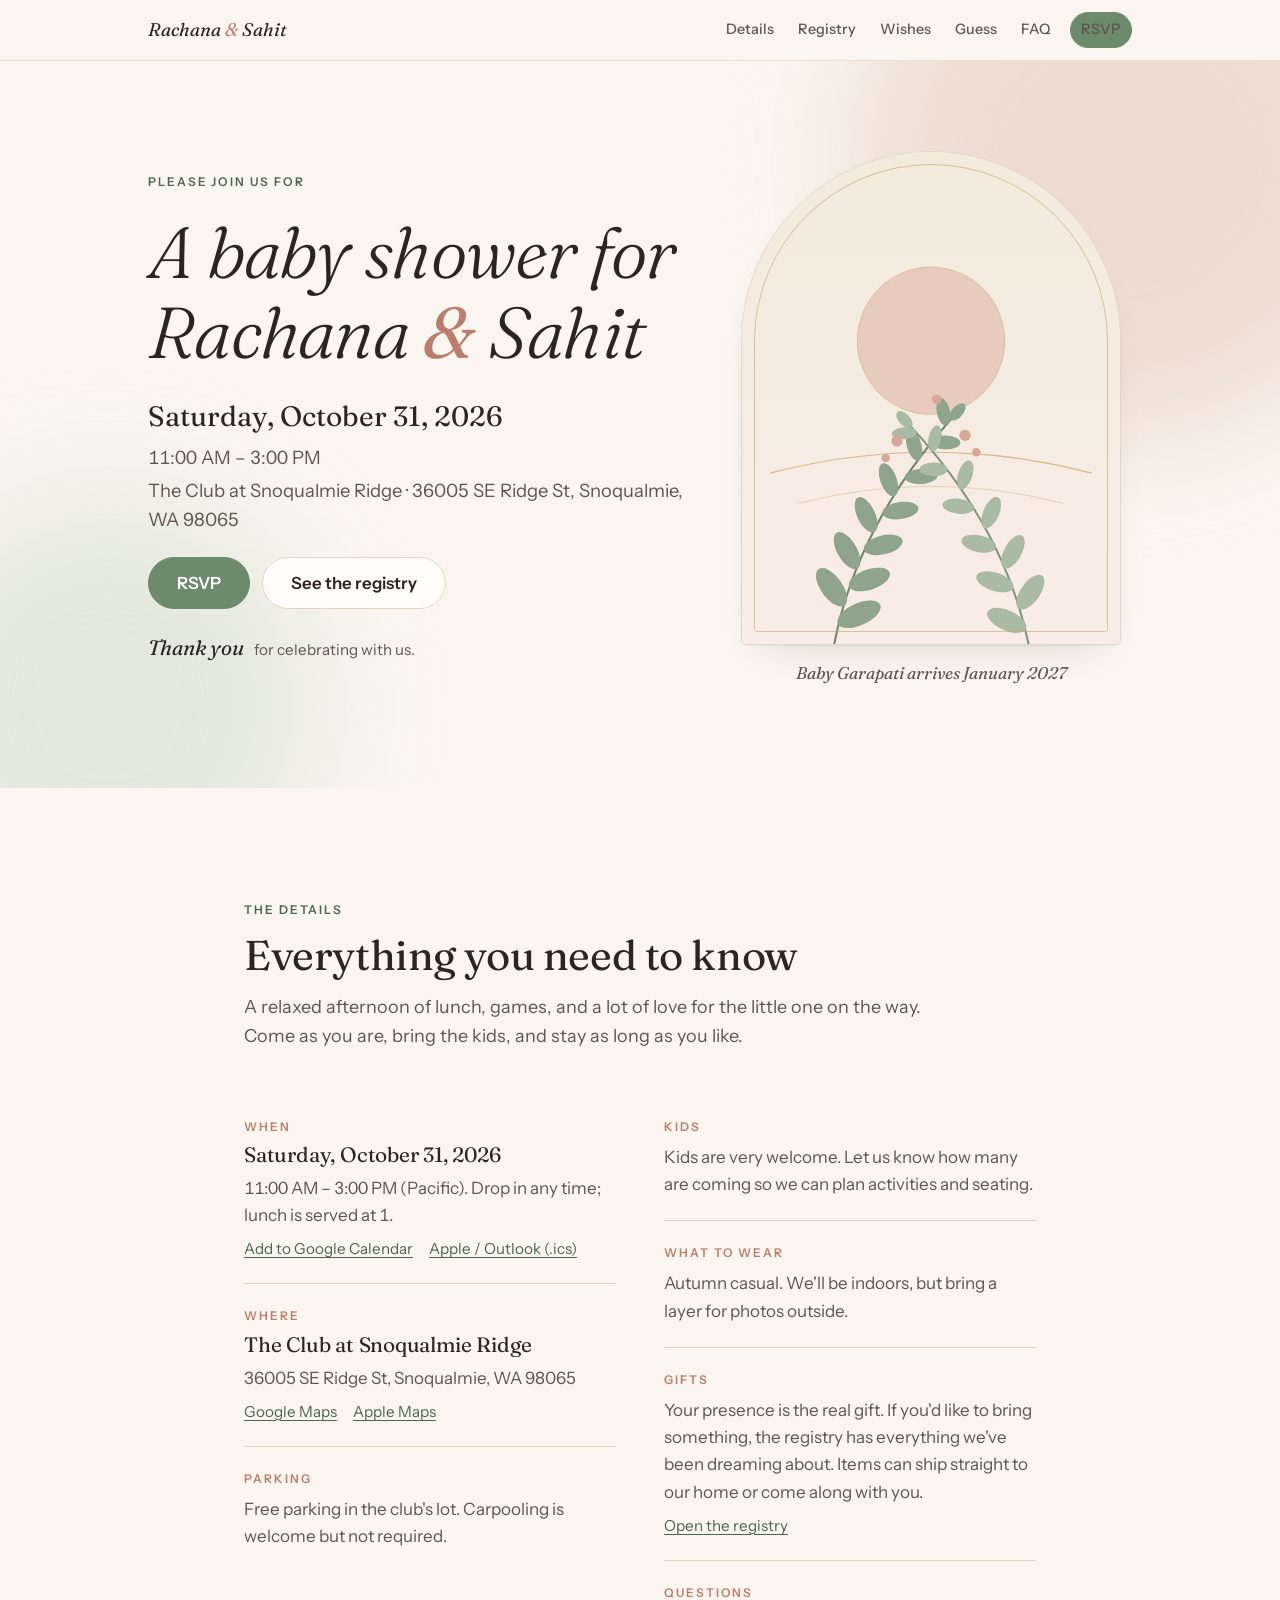
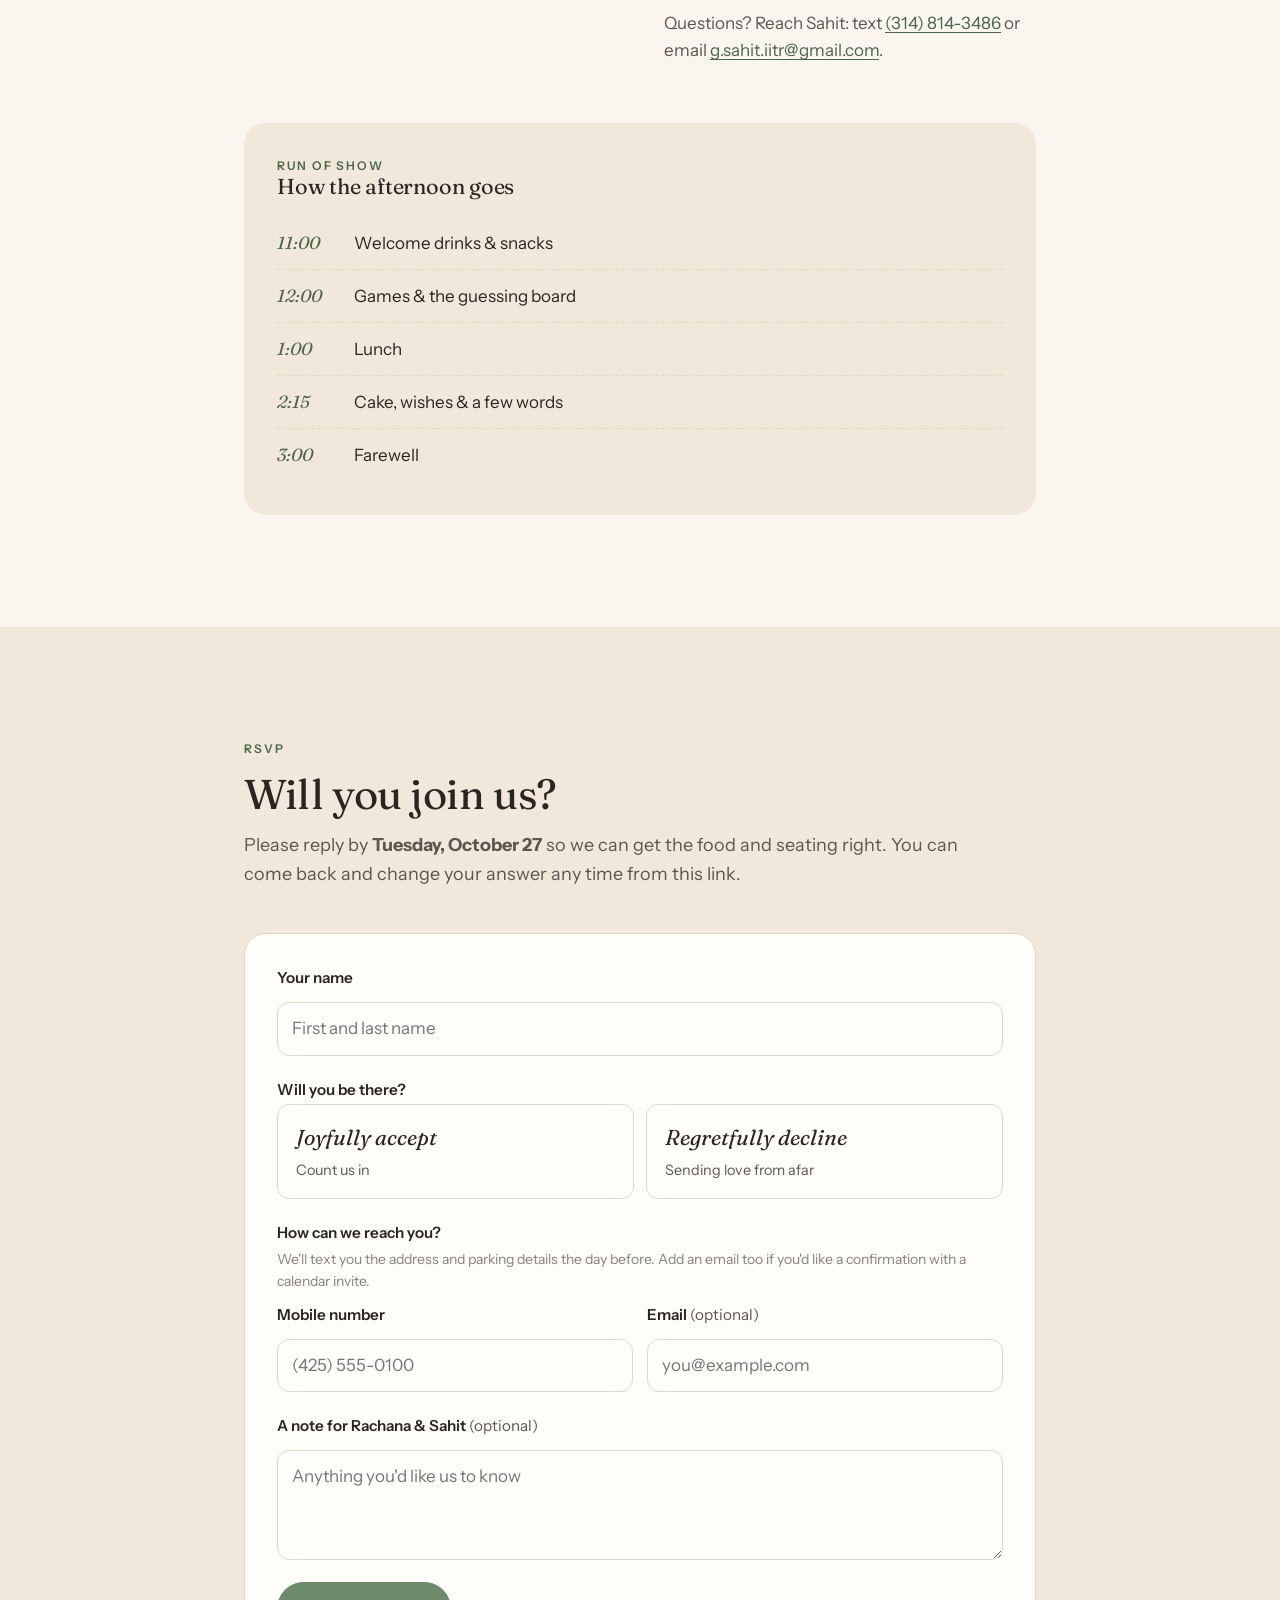
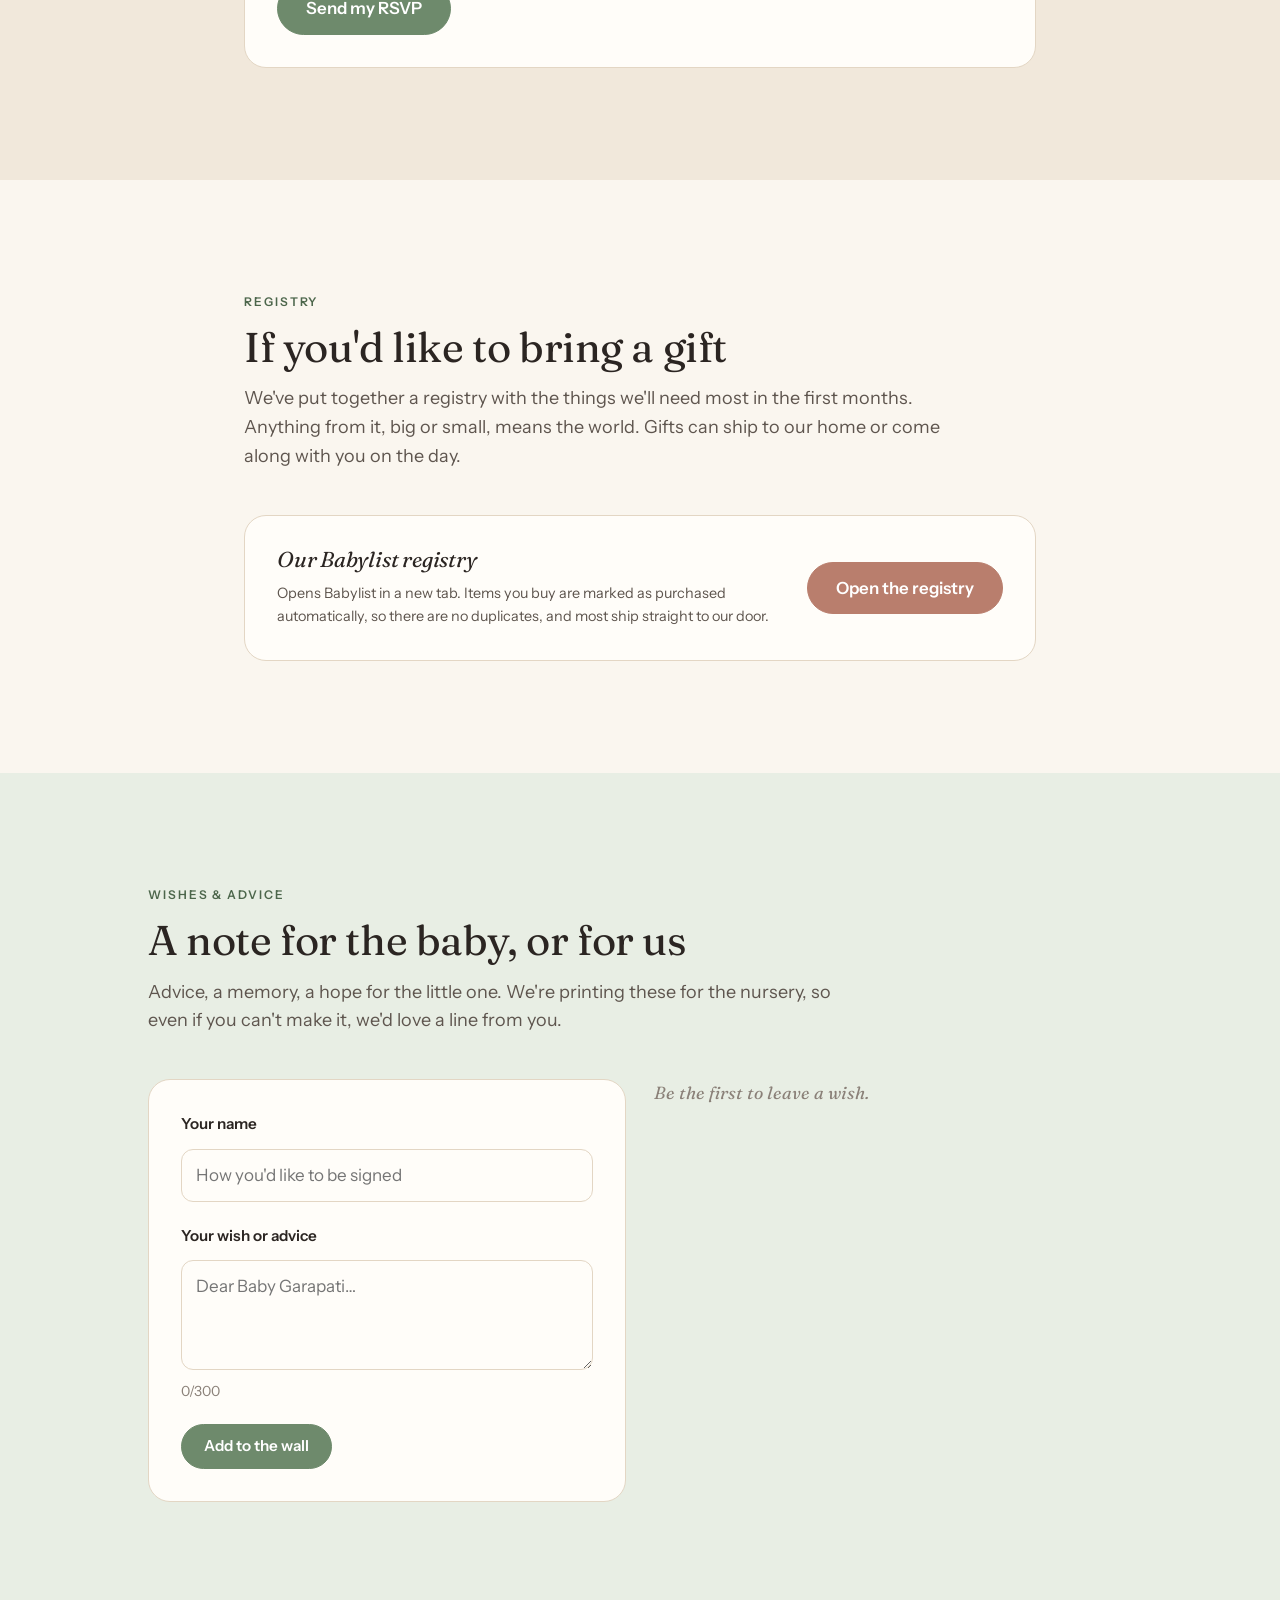
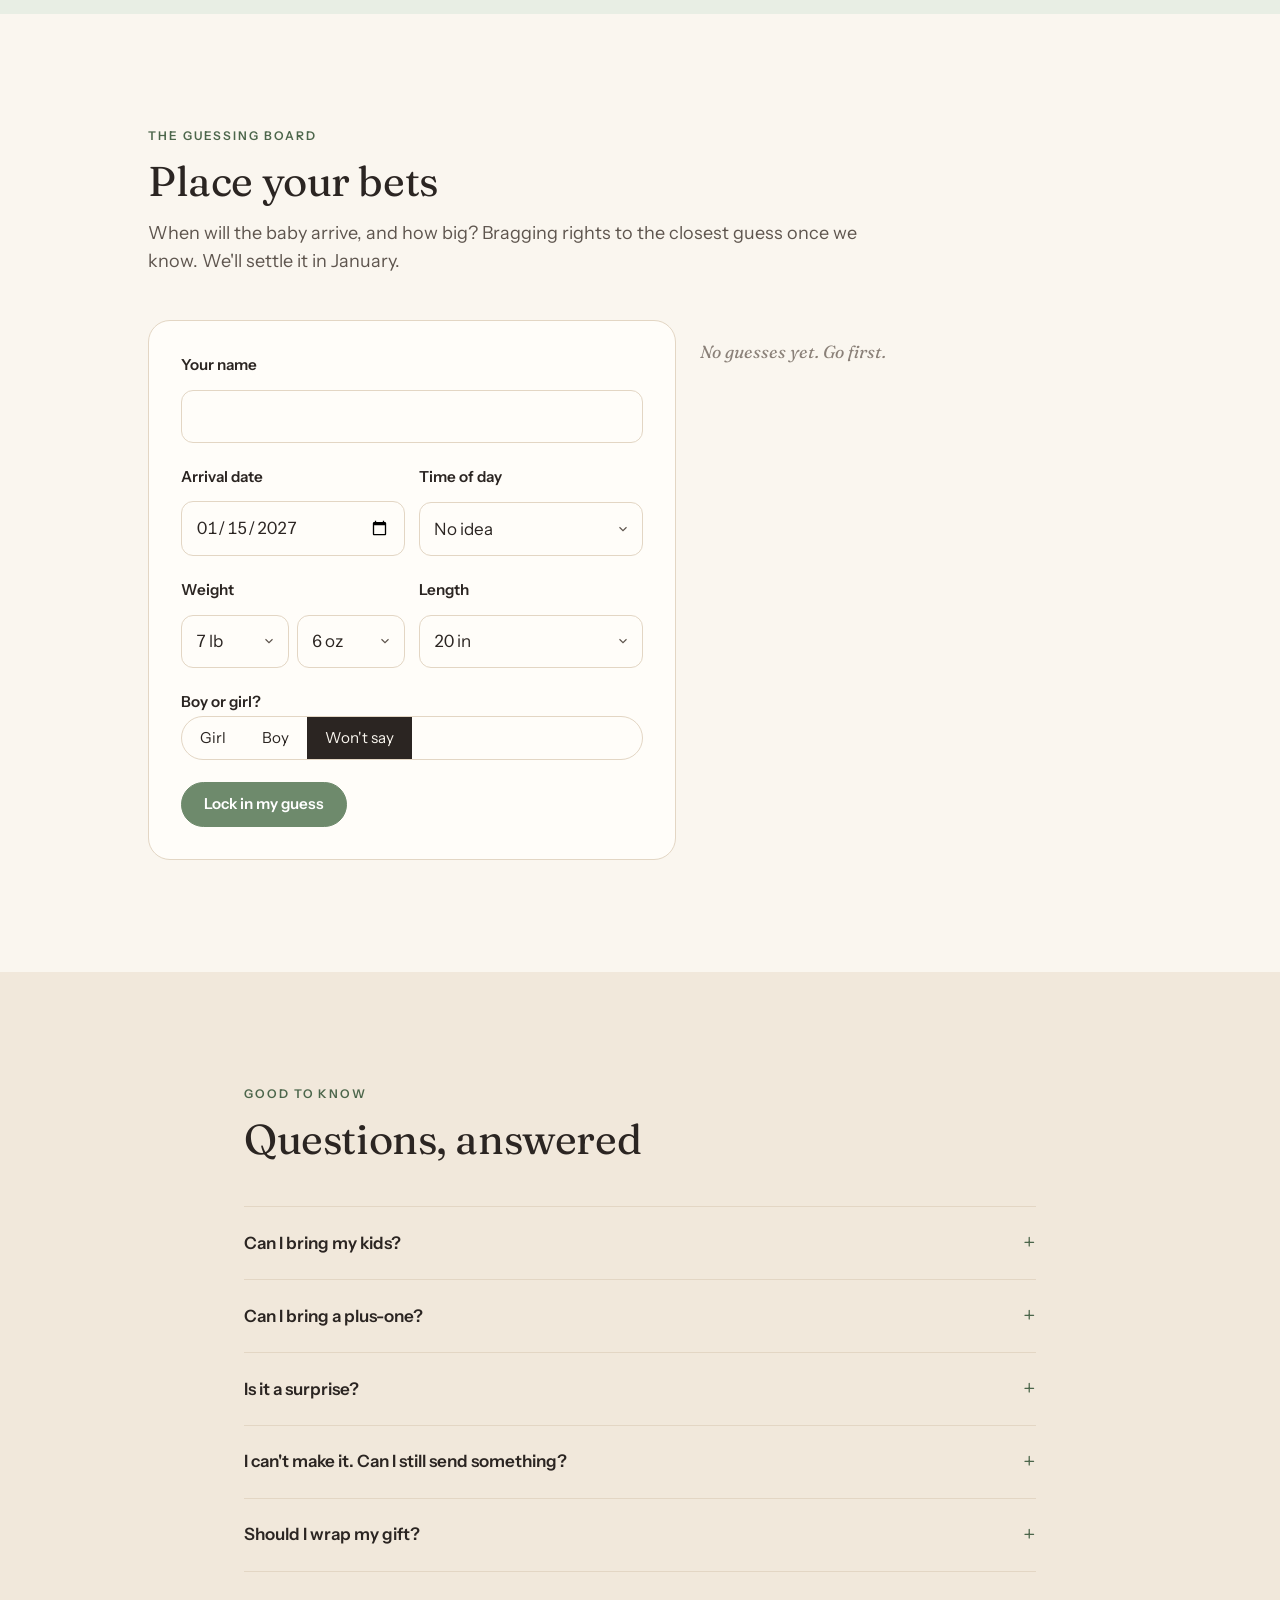
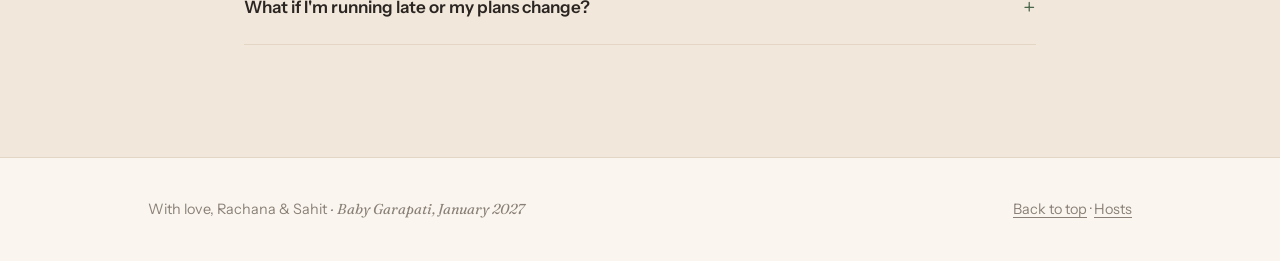
<file: index.html>
<!doctype html>
<html lang="en">
<head>
<meta charset="utf-8">
<meta name="viewport" content="width=device-width, initial-scale=1, viewport-fit=cover">
<title>Rachana & Sahit's Baby Shower</title>
<meta name="description" content="Join us Saturday, October 31, 2026 from 11 AM to 3 PM at The Club at Snoqualmie Ridge to celebrate Baby Garapati. RSVP, find the registry, and leave a wish.">
<meta property="og:type" content="website">
<meta property="og:title" content="Rachana & Sahit's Baby Shower">
<meta property="og:description" content="Saturday, October 31, 2026 · 11 AM – 3 PM · The Club at Snoqualmie Ridge. RSVP, registry, and a wish for the baby.">
<meta property="og:url" content="https://sahitg.github.io/babyshower/">
<meta property="og:image" content="https://sahitg.github.io/babyshower/assets/og.png">
<meta property="og:image:width" content="1200">
<meta property="og:image:height" content="630">
<meta name="twitter:card" content="summary_large_image">
<meta name="theme-color" content="#FAF6EF">
<link rel="icon" href="assets/favicon.svg" type="image/svg+xml">
<link rel="stylesheet" href="assets/site.css">
<script src="config.js"></script>
</head>
<body>

<header class="topbar">
  <div class="wrap">
    <a class="brand" href="#top">Rachana <span class="amp">&amp;</span> Sahit</a>
    <nav class="nav" aria-label="Sections">
      <a href="#details">Details</a>
      <a href="#registry">Registry</a>
      <a href="#wishes">Wishes</a>
      <a href="#guess">Guess</a>
      <a href="#faq">FAQ</a>
      <a class="btn btn-primary btn-sm" href="#rsvp">RSVP</a>
    </nav>
  </div>
</header>

<main>

  <!-- ============================== HERO ============================== -->
  <section class="hero" id="top">
    <div class="hero-bg" aria-hidden="true"><div class="blob b1"></div><div class="blob b2"></div></div>
    <div class="wrap">
      <div class="hero-copy">
        <div class="hero-greeting rise" id="greeting" hidden><span class="dot"></span><span id="greeting-text"></span></div>
        <p class="eyebrow rise">Please join us for</p>
        <h1 class="rise d1" id="hero-title">A baby shower for <span class="names">Rachana <span class="amp">&amp;</span> Sahit</span></h1>
        <div class="hero-when rise d2">
          <div class="date" id="hero-date">Saturday, October 31, 2026</div>
          <div class="time num" id="hero-time">11:00 AM – 3:00 PM</div>
          <div class="place" id="hero-place">The Club at Snoqualmie Ridge · Snoqualmie, WA</div>
        </div>
        <div class="hero-actions rise d3">
          <a class="btn btn-primary btn-lg" href="#rsvp" id="hero-rsvp">RSVP</a>
          <a class="btn btn-lg" href="#registry">See the registry</a>
        </div>
        <p class="hero-note rise d3"><span class="countdown" id="countdown"></span></p>
      </div>
      <div class="arch-wrap rise d2">
        <div class="arch" id="arch">
          <img id="arch-img" src="assets/illus.svg" alt="" width="400" height="520">
        </div>
        <p class="arch-caption" id="arch-caption">Baby Garapati arrives January 2027</p>
      </div>
    </div>
  </section>

  <!-- ============================== DETAILS ============================== -->
  <section class="section" id="details">
    <div class="wrap">
      <div class="col">
        <div class="section-head">
          <p class="eyebrow">The details</p>
          <h2>Everything you need to know</h2>
          <p class="lede">A relaxed afternoon of lunch, games, and a lot of love for the little one on the way. Come as you are, bring the kids, and stay as long as you like.</p>
        </div>

        <div class="details-grid">
          <div>
            <div class="detail">
              <p class="eyebrow">When</p>
              <h3 id="d-date">Saturday, October 31, 2026</h3>
              <p class="num" id="d-time">11:00 AM – 3:00 PM (Pacific). Drop in any time; lunch is served at 1.</p>
              <div class="links">
                <a href="#" id="cal-google" target="_blank" rel="noopener">Add to Google Calendar</a>
                <a href="#" id="cal-ics">Apple / Outlook (.ics)</a>
              </div>
            </div>
            <div class="detail">
              <p class="eyebrow">Where</p>
              <h3 id="d-venue">The Club at Snoqualmie Ridge</h3>
              <p id="d-address">36005 SE Ridge St, Snoqualmie, WA 98065</p>
              <div class="links" id="d-maplinks">
                <a href="https://www.google.com/maps/search/?api=1&query=The%20Club%20at%20Snoqualmie%20Ridge%2C%2036005%20SE%20Ridge%20St%2C%20Snoqualmie%2C%20WA%2098065" id="map-google" target="_blank" rel="noopener">Google Maps</a>
                <a href="https://maps.apple.com/?q=The%20Club%20at%20Snoqualmie%20Ridge%2C%2036005%20SE%20Ridge%20St%2C%20Snoqualmie%2C%20WA%2098065" id="map-apple" target="_blank" rel="noopener">Apple Maps</a>
              </div>
            </div>
            <div class="detail">
              <p class="eyebrow">Parking</p>
              <p id="d-parking">Free parking in the club's lot. Carpooling is welcome but not required.</p>
            </div>
          </div>
          <div>
            <div class="detail">
              <p class="eyebrow">Kids</p>
              <p id="d-kids">Kids are very welcome. Let us know how many are coming so we can plan activities and seating.</p>
            </div>
            <div class="detail">
              <p class="eyebrow">What to wear</p>
              <p id="d-dress">Autumn casual. We'll be indoors, but bring a layer for photos outside.</p>
            </div>
            <div class="detail">
              <p class="eyebrow">Gifts</p>
              <p id="d-gifts">Your presence is the real gift. If you'd like to bring something, the registry has everything we've been dreaming about. Items can ship straight to our home or come along with you.</p>
              <div class="links"><a href="#registry">Open the registry</a></div>
            </div>
            <div class="detail">
              <p class="eyebrow">Questions</p>
              <p id="d-contact">Questions? Text Sahit at (314) 814-3486 or email g.sahit.iitr@gmail.com.</p>
            </div>
          </div>
        </div>

        <div class="card card-tint" style="margin-top: 36px;">
          <div class="stack">
            <div>
              <p class="eyebrow">Run of show</p>
              <h3>How the afternoon goes</h3>
            </div>
            <ol class="schedule" id="schedule">
              <li><time>11:00</time><span>Welcome drinks &amp; snacks</span></li>
              <li><time>12:00</time><span>Games &amp; the guessing board</span></li>
              <li><time>1:00</time><span>Lunch</span></li>
              <li><time>2:15</time><span>Cake, wishes &amp; a few words</span></li>
              <li><time>3:00</time><span>Farewell</span></li>
            </ol>
          </div>
        </div>
      </div>
    </div>
  </section>

  <!-- ============================== RSVP ============================== -->
  <section class="section band" id="rsvp">
    <div class="wrap">
      <div class="col">
        <div class="section-head">
          <p class="eyebrow">RSVP</p>
          <h2 id="rsvp-title">Will you join us?</h2>
          <p class="lede" id="rsvp-lede">Please reply by <b id="rsvp-by">Tuesday, October 27</b> so we can get the food and seating right. You can come back and change your answer any time from this link.</p>
        </div>

        <div class="card" id="rsvp-card">
          <form class="form" id="rsvp-form" novalidate>
            <input class="hp" type="text" name="website" tabindex="-1" autocomplete="off" aria-hidden="true">

            <div class="fieldset" id="name-block">
              <label class="label" for="f-name">Your name</label>
              <input class="input" id="f-name" name="name" type="text" autocomplete="name" placeholder="First and last name" required>
              <p class="hint" id="name-hint" hidden>Not you? <button type="button" class="btn-link" id="name-change" style="background:none;border:0;padding:0;color:var(--sage-deep);text-decoration:underline;cursor:pointer;">Enter a different name</button></p>
            </div>

            <fieldset class="fieldset">
              <legend>Will you be there?</legend>
              <div class="choice">
                <label class="accept"><input type="radio" name="attending" value="yes" required><span class="t">Joyfully accept</span><span class="s">Count us in</span></label>
                <label class="decline"><input type="radio" name="attending" value="no"><span class="t">Regretfully decline</span><span class="s">Sending love from afar</span></label>
              </div>
            </fieldset>

            <div id="attending-fields" class="stack" hidden>
              <fieldset class="fieldset">
                <legend>Who's coming with you?</legend>
                <p class="hint">You're already counted. Add your partner, kids, or anyone else in your group so we can plan seating, food and activities.</p>
                <div class="party" id="party-list"></div>
                <div class="cluster">
                  <button class="btn btn-sm" type="button" id="party-add-adult">+ Partner or guest</button>
                  <button class="btn btn-sm" type="button" id="party-add-child">+ Child</button>
                </div>
                <p class="hint" id="party-summary">Just you so far.</p>
              </fieldset>

              <fieldset class="fieldset">
                <legend>Anything we should know about food?</legend>
                <div class="chips" id="diet-chips">
                  <label class="chip"><input type="checkbox" name="diet" value="Vegetarian">Vegetarian</label>
                  <label class="chip"><input type="checkbox" name="diet" value="Vegan">Vegan</label>
                  <label class="chip"><input type="checkbox" name="diet" value="Gluten-free">Gluten-free</label>
                  <label class="chip"><input type="checkbox" name="diet" value="Dairy-free">Dairy-free</label>
                  <label class="chip"><input type="checkbox" name="diet" value="Nut allergy">Nut allergy</label>
                  <label class="chip"><input type="checkbox" name="diet" value="Halal">Halal</label>
                  <label class="chip"><input type="checkbox" name="diet" value="No restrictions">No restrictions</label>
                </div>
                <input class="input" id="f-dietnote" name="dietNote" type="text" placeholder="Other allergies or preferences (optional)" maxlength="200">
              </fieldset>
            </div>

            <fieldset class="fieldset">
              <legend>How can we reach you?</legend>
              <p class="hint">We'll text you the address and parking details the day before. Add an email too if you'd like a confirmation with a calendar invite.</p>
              <div class="row">
                <div class="fieldset">
                  <label class="label" for="f-phone">Mobile number</label>
                  <input class="input" id="f-phone" name="phone" type="tel" autocomplete="tel" placeholder="(425) 555-0100" inputmode="tel" required>
                </div>
                <div class="fieldset">
                  <label class="label" for="f-email">Email <span class="muted" style="font-weight:400">(optional)</span></label>
                  <input class="input" id="f-email" name="email" type="email" autocomplete="email" placeholder="you@example.com" inputmode="email">
                </div>
              </div>
            </fieldset>

            <div class="fieldset">
              <label class="label" for="f-note">A note for Rachana &amp; Sahit <span class="muted" style="font-weight:400">(optional)</span></label>
              <textarea class="textarea" id="f-note" name="note" maxlength="500" placeholder="Anything you'd like us to know"></textarea>
            </div>

            <div class="form-actions">
              <button class="btn btn-primary btn-lg" type="submit" id="rsvp-submit">Send my RSVP</button>
              <span class="status" id="rsvp-status" aria-live="polite"></span>
            </div>
          </form>

          <div class="success" id="rsvp-success" hidden>
            <p class="eyebrow">You're all set</p>
            <h3 id="success-title">We can't wait to see you.</h3>
            <p class="muted" id="success-text"></p>
            <div class="summary" id="success-summary"></div>
            <div class="cluster" id="success-actions">
              <a class="btn btn-primary" href="#" id="success-cal-google" target="_blank" rel="noopener">Add to Google Calendar</a>
              <a class="btn" href="#" id="success-cal-ics">Apple / Outlook (.ics)</a>
              <a class="btn" href="#registry">See the registry</a>
            </div>
            <p class="small muted">Plans change? <a href="#" id="rsvp-edit">Update your RSVP</a> any time from this page.</p>
          </div>
        </div>
      </div>
    </div>
  </section>

  <!-- ============================== REGISTRY ============================== -->
  <section class="section" id="registry">
    <div class="wrap">
      <div class="col">
        <div class="section-head">
          <p class="eyebrow">Registry</p>
          <h2>If you'd like to bring a gift</h2>
          <p class="lede" id="registry-lede">We've put together a registry with the things we'll need most in the first months. Anything from it, big or small, means the world. Gifts can ship to our home or come along with you on the day.</p>
        </div>
        <div class="card registry-card" id="registry-card">
          <div class="stack" style="gap:10px">
            <h3 class="ital" id="registry-heading">Our Babylist registry</h3>
            <p class="muted small" id="registry-note">Opens Babylist in a new tab. Items you buy are marked as purchased automatically, so there are no duplicates, and most ship straight to our door.</p>
          </div>
          <div class="registry-list" id="registry-links">
            <a class="btn btn-blush btn-lg" href="https://my.babylist.com/rachana-mandru" target="_blank" rel="noopener" id="registry-link">Open our Babylist registry</a>
          </div>
        </div>
      </div>
    </div>
  </section>

  <!-- ============================== WISHES ============================== -->
  <section class="section band-sage" id="wishes">
    <div class="wrap">
      <div class="section-head col" style="margin-left:0">
        <p class="eyebrow">Wishes &amp; advice</p>
        <h2>A note for the baby, or for us</h2>
        <p class="lede">Advice, a memory, a hope for the little one. We're printing these for the nursery, so even if you can't make it, we'd love a line from you.</p>
      </div>

      <div class="grid-2" style="align-items:start; gap: 28px;">
        <div class="card">
          <form class="form" id="wish-form" novalidate>
            <input class="hp" type="text" name="website" tabindex="-1" autocomplete="off" aria-hidden="true">
            <div class="fieldset">
              <label class="label" for="w-name">Your name</label>
              <input class="input" id="w-name" name="name" type="text" autocomplete="name" placeholder="How you'd like to be signed" required>
            </div>
            <div class="fieldset">
              <label class="label" for="w-text">Your wish or advice</label>
              <textarea class="textarea" id="w-text" name="message" maxlength="300" placeholder="Dear Baby Garapati…" required></textarea>
              <p class="hint"><span id="w-count">0</span>/300</p>
            </div>
            <div class="form-actions">
              <button class="btn btn-primary" type="submit" id="wish-submit">Add to the wall</button>
              <span class="status" id="wish-status" aria-live="polite"></span>
            </div>
          </form>
        </div>
        <div>
          <div class="wall" id="wall"></div>
          <p class="wall-empty" id="wall-empty">Be the first to leave a wish.</p>
        </div>
      </div>
    </div>
  </section>

  <!-- ============================== GUESSING GAME ============================== -->
  <section class="section" id="guess">
    <div class="wrap">
      <div class="section-head col" style="margin-left:0">
        <p class="eyebrow">The guessing board</p>
        <h2>Place your bets</h2>
        <p class="lede">When will the baby arrive, and how big? Bragging rights to the closest guess once we know. We'll settle it in January.</p>
      </div>

      <div class="guess-grid">
        <div class="card">
          <form class="form" id="guess-form" novalidate>
            <input class="hp" type="text" name="website" tabindex="-1" autocomplete="off" aria-hidden="true">
            <div class="fieldset">
              <label class="label" for="g-name">Your name</label>
              <input class="input" id="g-name" name="name" type="text" autocomplete="name" required>
            </div>
            <div class="row">
              <div class="fieldset">
                <label class="label" for="g-date">Arrival date</label>
                <input class="input num" id="g-date" name="date" type="date" required>
              </div>
              <div class="fieldset">
                <label class="label" for="g-time">Time of day</label>
                <select class="select" id="g-time" name="timeOfDay">
                  <option value="">No idea</option>
                  <option>Early morning</option>
                  <option>Morning</option>
                  <option>Afternoon</option>
                  <option>Evening</option>
                  <option>Middle of the night</option>
                </select>
              </div>
            </div>
            <div class="row">
              <div class="fieldset">
                <span class="label">Weight</span>
                <div class="row" style="grid-template-columns: 1fr 1fr; gap: 8px;">
                  <select class="select num" id="g-lb" name="lb" aria-label="Pounds"></select>
                  <select class="select num" id="g-oz" name="oz" aria-label="Ounces"></select>
                </div>
              </div>
              <div class="fieldset">
                <label class="label" for="g-len">Length</label>
                <select class="select num" id="g-len" name="length"></select>
              </div>
            </div>
            <fieldset class="fieldset" id="g-sex-block">
              <legend>Boy or girl?</legend>
              <div class="seg">
                <label><input type="radio" name="sex" value="girl">Girl</label>
                <label><input type="radio" name="sex" value="boy">Boy</label>
                <label><input type="radio" name="sex" value="" checked>Won't say</label>
              </div>
            </fieldset>
            <div class="form-actions">
              <button class="btn btn-primary" type="submit" id="guess-submit">Lock in my guess</button>
              <span class="status" id="guess-status" aria-live="polite"></span>
            </div>
          </form>
        </div>
        <div class="stack">
          <div class="guess-stat" id="guess-stat" hidden>
            <span class="small muted">The crowd says</span>
            <b id="guess-stat-text"></b>
            <span class="small muted" id="guess-stat-sub"></span>
          </div>
          <div class="guess-board" id="guess-board"></div>
          <p class="wall-empty" id="guess-empty">No guesses yet. Go first.</p>
        </div>
      </div>
    </div>
  </section>

  <!-- ============================== FAQ ============================== -->
  <section class="section band" id="faq">
    <div class="wrap">
      <div class="col">
        <div class="section-head">
          <p class="eyebrow">Good to know</p>
          <h2>Questions, answered</h2>
        </div>
        <div class="faq">
          <details>
            <summary>Can I bring my kids?</summary>
            <div class="a">Absolutely. Just add them to your RSVP so we can plan activities, seating, and kid-friendly food.</div>
          </details>
          <details>
            <summary>Can I bring a plus-one?</summary>
            <div class="a">Yes. Add everyone coming with you under "Adults" in the RSVP so we have the right headcount.</div>
          </details>
          <details>
            <summary>Is it a surprise?</summary>
            <div class="a">No surprises here. Rachana knows and is very much looking forward to seeing everyone.</div>
          </details>
          <details>
            <summary>I can't make it. Can I still send something?</summary>
            <div class="a">We'll miss you. The registry ships straight to our home, and a note on the wishes wall would mean a lot; we're printing those for the nursery.</div>
          </details>
          <details>
            <summary>Should I wrap my gift?</summary>
            <div class="a">No need. A gift bag or the shipping box is perfect, and it makes the opening quicker so we spend more time with you.</div>
          </details>
          <details>
            <summary>What if I'm running late or my plans change?</summary>
            <div class="a">Come whenever you can; it's an open afternoon from 11 to 3. If your plans change, update your RSVP from the same link, or text <span id="faq-contact">Sahit</span>.</div>
          </details>
        </div>
      </div>
    </div>
  </section>

</main>

<footer class="footer">
  <div class="wrap">
    <span>With love, Rachana &amp; Sahit <span class="serif ital">· Baby Garapati, January 2027</span></span>
    <span><a href="#top">Back to top</a> · <a href="host.html">Hosts</a></span>
  </div>
</footer>

<div class="toast" id="toast" role="status" aria-live="polite"></div>
<script src="assets/site.js"></script>
</body>
</html>
</file>
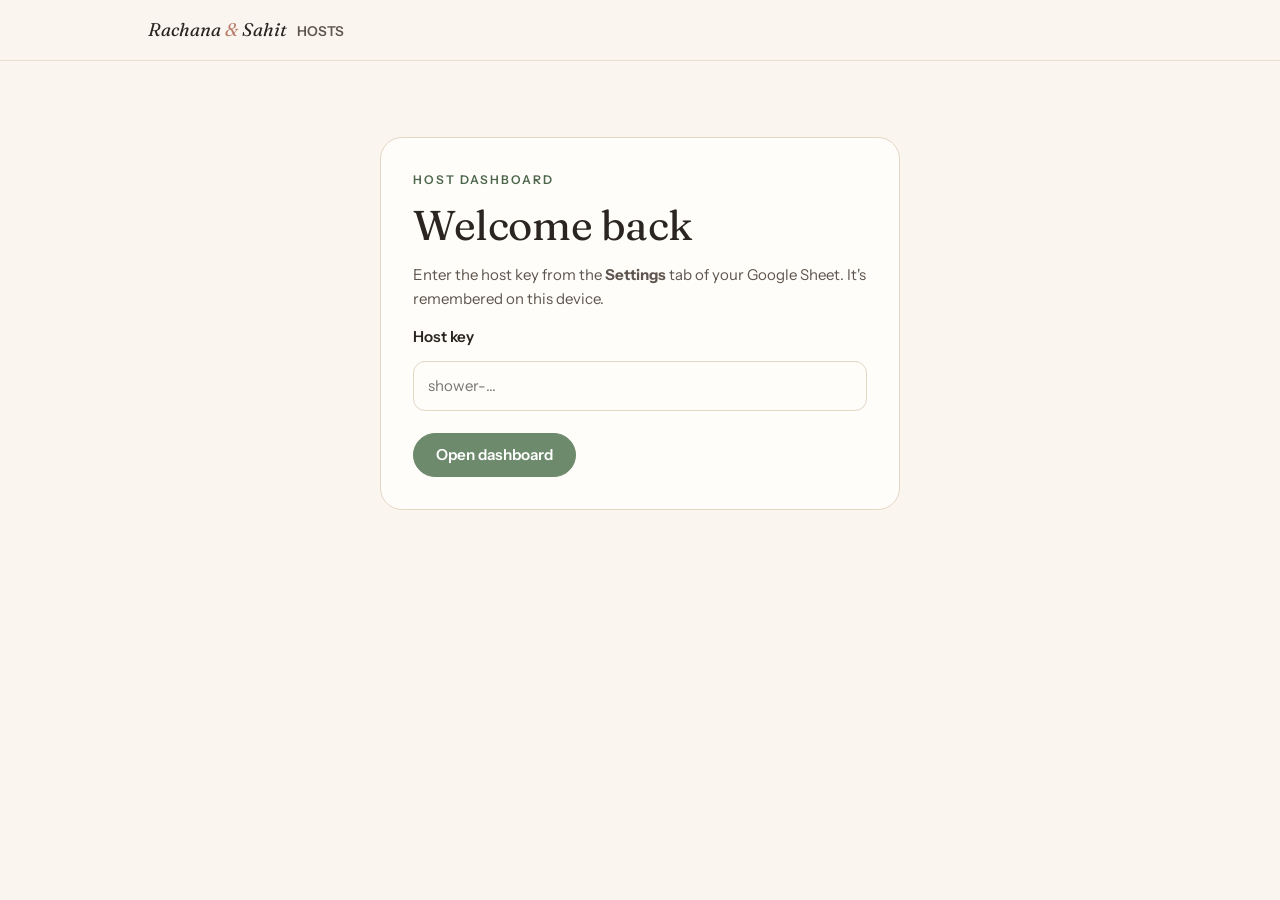
<file: host.html>
<!doctype html>
<html lang="en">
<head>
<meta charset="utf-8">
<meta name="viewport" content="width=device-width, initial-scale=1, viewport-fit=cover">
<title>Hosts · Rachana & Sahit's Baby Shower</title>
<meta name="robots" content="noindex, nofollow">
<link rel="icon" href="assets/favicon.svg" type="image/svg+xml">
<link rel="stylesheet" href="assets/site.css">
<link rel="stylesheet" href="assets/host.css">
<script src="config.js"></script>
</head>
<body class="host">

<header class="topbar">
  <div class="wrap">
    <a class="brand" href="index.html">Rachana <span class="amp">&amp;</span> Sahit <span class="muted" style="font-style:normal;font-family:var(--font-body);font-size:.85rem;font-weight:600;margin-left:6px">HOSTS</span></a>
    <nav class="nav" id="host-nav" hidden>
      <a href="#guests" data-tab="guests" class="tab active">Guests</a>
      <a href="#messages" data-tab="messages" class="tab">Messages</a>
      <a href="#wishes" data-tab="wishes" class="tab">Wishes</a>
      <a href="#guesses" data-tab="guesses" class="tab">Guesses</a>
      <a href="#settings" data-tab="settings" class="tab">Settings</a>
      <button class="btn btn-sm" id="btn-refresh" type="button">Refresh</button>
    </nav>
  </div>
</header>

<main class="wrap host-main">

  <!-- ---------- Login ---------- -->
  <section id="login" class="card login-card">
    <p class="eyebrow">Host dashboard</p>
    <h2>Welcome back</h2>
    <p class="muted">Enter the host key from the <b>Settings</b> tab of your Google Sheet. It's remembered on this device.</p>
    <form id="login-form" class="form" novalidate>
      <div class="fieldset">
        <label class="label" for="host-key">Host key</label>
        <input class="input" id="host-key" type="password" autocomplete="current-password" placeholder="shower-…">
      </div>
      <div class="form-actions">
        <button class="btn btn-primary" type="submit" id="login-btn">Open dashboard</button>
        <span class="status" id="login-status"></span>
      </div>
    </form>
    <div id="login-setup" class="setup-note" hidden>
      <p class="small"><b>Backend not connected yet.</b> Add the Apps Script web-app URL to <code>config.js</code> (see DEPLOY.md) and reload.</p>
    </div>
  </section>

  <!-- ---------- Dashboard ---------- -->
  <div id="dash" hidden>

    <!-- Overview -->
    <section class="overview">
      <div class="tiles" id="tiles"></div>
      <div class="card diet-card" id="diet-card">
        <div class="cluster" style="justify-content:space-between">
          <p class="eyebrow">Food &amp; allergies</p>
          <span class="small muted" id="diet-sub"></span>
        </div>
        <div class="chips" id="diet-chips-sum"></div>
        <ul class="diet-notes" id="diet-notes"></ul>
      </div>
    </section>

    <!-- Guests -->
    <section class="panel" data-panel="guests">
      <div class="panel-head">
        <div>
          <h2>Guests</h2>
          <p class="muted small" id="guests-sub"></p>
        </div>
        <div class="cluster">
          <button class="btn btn-primary" type="button" id="btn-add">Add guests</button>
          <button class="btn" type="button" id="btn-export">Export CSV</button>
        </div>
      </div>

      <div class="toolbar">
        <input class="input" id="search" type="search" placeholder="Search name, email, phone" aria-label="Search guests">
        <div class="chips filters" id="filters">
          <label class="chip"><input type="radio" name="filter" value="all" checked>All</label>
          <label class="chip"><input type="radio" name="filter" value="awaiting">Awaiting</label>
          <label class="chip"><input type="radio" name="filter" value="opened">Opened, no reply</label>
          <label class="chip"><input type="radio" name="filter" value="yes">Attending</label>
          <label class="chip"><input type="radio" name="filter" value="no">Declined</label>
          <label class="chip"><input type="radio" name="filter" value="uninvited">Not yet invited</label>
          <label class="chip"><input type="radio" name="filter" value="noemail">No email</label>
        </div>
      </div>

      <div class="bulkbar msgbar">
        <label class="small" for="msg-kind"><b>Message to send</b> with the Text / WhatsApp / Email / Msg buttons:</label>
        <select class="select" id="msg-kind" style="width:auto;padding:8px 36px 8px 12px">
          <option value="invite">Invitation</option>
          <option value="reminder">Reminder (hasn't replied)</option>
          <option value="dayBefore">Day-before details</option>
        </select>
      </div>

      <div class="bulkbar" id="bulkbar">
        <span class="small"><b id="sel-count">0</b> selected</span>
        <button class="btn btn-sm" type="button" data-bulk="invite">Email invites</button>
        <button class="btn btn-sm" type="button" data-bulk="reminder">Email reminders</button>
        <button class="btn btn-sm" type="button" data-bulk="dayBefore">Email day-before details</button>
        <button class="btn btn-sm" type="button" data-bulk="copylinks">Copy links</button>
        <button class="btn btn-sm" type="button" data-bulk="markInvited">Mark as invited</button>
        <span class="small muted" id="quota-note"></span>
      </div>

      <div class="table-wrap">
        <table class="guests" id="guest-table">
          <thead>
            <tr>
              <th class="chk"><input type="checkbox" id="sel-all" aria-label="Select all"></th>
              <th>Guest</th>
              <th>Status</th>
              <th class="num">Party</th>
              <th>Food</th>
              <th>Contact</th>
              <th>Sent</th>
              <th>Actions</th>
            </tr>
          </thead>
          <tbody id="guest-rows"></tbody>
        </table>
        <p class="wall-empty" id="guests-empty" hidden>No guests match.</p>
      </div>
    </section>

    <!-- Messages -->
    <section class="panel" data-panel="messages" hidden>
      <div class="panel-head">
        <div>
          <h2>Messages</h2>
          <p class="muted small">Email goes out from your Gmail through the script. Texts and WhatsApp open on your phone with the message pre-filled; each guest's link is unique, so their RSVP is already filled in.</p>
        </div>
        <div class="cluster">
          <button class="btn" type="button" id="btn-test-email">Email me a test invite</button>
        </div>
      </div>
      <div class="grid-2" style="align-items:start">
        <div class="stack">
          <div class="card stack" id="phone-test">
            <p class="eyebrow">Try it on your phone</p>
            <p class="hint">Open this dashboard on your phone, enter your own number, and tap a button: Messages or WhatsApp opens with the invitation ready to send to yourself. The same buttons next to each guest work the same way.</p>
            <div class="fieldset"><label class="label" for="test-phone">Your mobile number</label><input class="input" id="test-phone" type="tel" inputmode="tel" placeholder="(314) 814-3486"></div>
            <div class="cluster">
              <a class="btn btn-primary" id="test-sms" href="#">Text me (iMessage / SMS)</a>
              <a class="btn" id="test-wa" href="#" target="_blank" rel="noopener">WhatsApp me</a>
              <button class="btn" type="button" id="test-copy">Copy the message</button>
            </div>
            <pre class="msg-preview" id="test-preview"></pre>
          </div>
          <div class="card stack">
            <p class="eyebrow">Text / WhatsApp templates</p>
            <p class="hint">Use <code>{first}</code> for the guest's first name and <code>{link}</code> for their personal link.</p>
            <div class="fieldset"><label class="label" for="t-sms">Invitation</label><textarea class="textarea" id="t-sms" data-setting="smsTemplate"></textarea></div>
            <div class="fieldset"><label class="label" for="t-rem">Reminder</label><textarea class="textarea" id="t-rem" data-setting="reminderTemplate"></textarea></div>
            <div class="fieldset"><label class="label" for="t-day">Day before</label><textarea class="textarea" id="t-day" data-setting="dayBeforeTemplate"></textarea></div>
          </div>
          <div class="card stack">
            <p class="eyebrow">Email invitation</p>
            <div class="fieldset"><label class="label" for="t-subj">Subject</label><input class="input" id="t-subj" data-setting="emailSubject"></div>
            <div class="fieldset"><label class="label" for="t-intro">Opening line</label><textarea class="textarea" id="t-intro" data-setting="emailIntro"></textarea></div>
            <div class="form-actions"><button class="btn btn-primary" type="button" id="btn-save-templates">Save templates</button><span class="status" id="templates-status"></span></div>
          </div>
        </div>
        <div class="card stack">
          <div class="cluster" style="justify-content:space-between">
            <p class="eyebrow">Email preview</p>
            <div class="seg small">
              <label><input type="radio" name="pv" value="invite" checked>Invite</label>
              <label><input type="radio" name="pv" value="reminder">Reminder</label>
              <label><input type="radio" name="pv" value="dayBefore">Day before</label>
              <label><input type="radio" name="pv" value="confirmYes">Confirmation</label>
            </div>
          </div>
          <iframe id="email-preview" title="Email preview" class="email-frame"></iframe>
        </div>
      </div>
    </section>

    <!-- Wishes -->
    <section class="panel" data-panel="wishes" hidden>
      <div class="panel-head">
        <div><h2>Wishes &amp; advice</h2><p class="muted small" id="wishes-sub"></p></div>
        <div class="cluster"><button class="btn" type="button" id="btn-export-wishes">Export for printing</button></div>
      </div>
      <div class="wall" id="host-wall"></div>
      <p class="wall-empty" id="host-wall-empty" hidden>No wishes yet.</p>
    </section>

    <!-- Guesses -->
    <section class="panel" data-panel="guesses" hidden>
      <div class="panel-head">
        <div><h2>The guessing board</h2><p class="muted small" id="guesses-sub"></p></div>
      </div>
      <div class="table-wrap">
        <table class="guests" id="guess-table">
          <thead><tr><th>Guest</th><th>Date</th><th>Time of day</th><th class="num">Weight</th><th class="num">Length</th><th>Boy / girl</th></tr></thead>
          <tbody id="guess-rows"></tbody>
        </table>
        <p class="wall-empty" id="guesses-empty" hidden>No guesses yet.</p>
      </div>
    </section>

    <!-- Settings -->
    <section class="panel" data-panel="settings" hidden>
      <div class="panel-head">
        <div><h2>Event settings</h2><p class="muted small">Changes show on the site within a minute. Guests who already RSVP'd get the final address in the day-before email.</p></div>
        <div class="cluster"><a class="btn" id="link-sheet" href="#" target="_blank" rel="noopener">Open the Google Sheet</a></div>
      </div>
      <form id="settings-form" class="stack" novalidate>
        <div class="grid-2" style="align-items:start">
          <div class="card stack">
            <p class="eyebrow">Where &amp; when</p>
            <div class="fieldset"><label class="label" for="s-venueName">Venue name</label><input class="input" id="s-venueName" data-setting="venueName"></div>
            <div class="fieldset"><label class="label" for="s-venueAddress">Address</label><input class="input" id="s-venueAddress" data-setting="venueAddress"></div>
            <div class="fieldset"><label class="label" for="s-mapsUrl">Google Maps link <span class="muted">(optional)</span></label><input class="input" id="s-mapsUrl" data-setting="mapsUrl" placeholder="https://maps.app.goo.gl/…"></div>
            <div class="row">
              <div class="fieldset"><label class="label" for="s-date">Date</label><input class="input" id="s-date" data-setting="date" type="date"></div>
              <div class="fieldset"><label class="label" for="s-rsvpBy">RSVP by</label><input class="input" id="s-rsvpBy" data-setting="rsvpBy" type="date"></div>
            </div>
            <div class="row">
              <div class="fieldset"><label class="label" for="s-startTime">Starts</label><input class="input" id="s-startTime" data-setting="startTime" type="time"></div>
              <div class="fieldset"><label class="label" for="s-endTime">Ends</label><input class="input" id="s-endTime" data-setting="endTime" type="time"></div>
            </div>
            <div class="fieldset"><label class="label" for="s-parking">Parking</label><textarea class="textarea short" id="s-parking" data-setting="parking"></textarea></div>
            <div class="fieldset"><label class="label" for="s-schedule">Run of show <span class="muted">(one per line: time | what)</span></label><textarea class="textarea" id="s-schedule" data-setting="schedule"></textarea></div>
          </div>
          <div class="card stack">
            <p class="eyebrow">Registry, gifts &amp; notes</p>
            <div class="row">
              <div class="fieldset"><label class="label" for="s-registryLabel1">Registry 1 label</label><input class="input" id="s-registryLabel1" data-setting="registryLabel1"></div>
              <div class="fieldset"><label class="label" for="s-registryUrl1">Registry 1 link</label><input class="input" id="s-registryUrl1" data-setting="registryUrl1" placeholder="https://"></div>
            </div>
            <div class="row">
              <div class="fieldset"><label class="label" for="s-registryLabel2">Registry 2 label</label><input class="input" id="s-registryLabel2" data-setting="registryLabel2"></div>
              <div class="fieldset"><label class="label" for="s-registryUrl2">Registry 2 link</label><input class="input" id="s-registryUrl2" data-setting="registryUrl2" placeholder="https://"></div>
            </div>
            <div class="fieldset"><label class="label" for="s-giftNote">Gift note</label><textarea class="textarea short" id="s-giftNote" data-setting="giftNote"></textarea></div>
            <div class="fieldset"><label class="label" for="s-dressCode">What to wear</label><input class="input" id="s-dressCode" data-setting="dressCode"></div>
            <div class="fieldset"><label class="label" for="s-kidsNote">Kids</label><input class="input" id="s-kidsNote" data-setting="kidsNote"></div>
            <div class="fieldset"><label class="label" for="s-heroCaption">Caption under the photo</label><input class="input" id="s-heroCaption" data-setting="heroCaption"></div>
            <div class="fieldset"><label class="label" for="s-photoUrl">Photo URL <span class="muted">(optional; e.g. assets/photo.jpg)</span></label><input class="input" id="s-photoUrl" data-setting="photoUrl"></div>
            <div class="row">
              <div class="fieldset"><label class="label" for="s-showSex">Baby's sex shared?</label><select class="select" id="s-showSex" data-setting="showSex"><option value="false">Keep it a surprise</option><option value="true">Yes, it's known</option></select></div>
              <div class="fieldset"><label class="label" for="s-babySex">If known</label><select class="select" id="s-babySex" data-setting="babySex"><option value="">—</option><option value="girl">Girl</option><option value="boy">Boy</option></select></div>
            </div>
          </div>
          <div class="card stack">
            <p class="eyebrow">Contact &amp; notifications</p>
            <div class="fieldset"><label class="label" for="s-contactName">Contact name</label><input class="input" id="s-contactName" data-setting="contactName"></div>
            <div class="row">
              <div class="fieldset"><label class="label" for="s-contactPhone">Contact phone</label><input class="input" id="s-contactPhone" data-setting="contactPhone"></div>
              <div class="fieldset"><label class="label" for="s-contactEmail">Contact email</label><input class="input" id="s-contactEmail" data-setting="contactEmail"></div>
            </div>
            <div class="fieldset"><label class="label" for="s-notifyEmail">Send RSVP notifications to</label><input class="input" id="s-notifyEmail" data-setting="notifyEmail"></div>
            <div class="fieldset"><label class="label" for="s-siteUrl">Site address <span class="muted">(used in emails and links)</span></label><input class="input" id="s-siteUrl" data-setting="siteUrl" placeholder="https://…/baby-shower/"></div>
            <div class="fieldset"><label class="label" for="s-signature">Sign emails as</label><input class="input" id="s-signature" data-setting="signature"></div>
            <div class="fieldset"><label class="label" for="s-hostKey">Host key</label><input class="input" id="s-hostKey" data-setting="hostKey"><p class="hint">Change it and you'll need to sign in again.</p></div>
          </div>
        </div>
        <div class="form-actions"><button class="btn btn-primary btn-lg" type="submit" id="btn-save-settings">Save settings</button><span class="status" id="settings-status"></span></div>
      </form>
    </section>

  </div>
</main>

<!-- Add guests modal -->
<div class="modal" id="modal-add" hidden>
  <div class="modal-card">
    <div class="cluster" style="justify-content:space-between"><h3>Add guests</h3><button class="btn btn-sm" type="button" data-close>Close</button></div>
    <p class="hint">One guest per line. Separate name, email, phone and group with commas or tabs (paste straight from a spreadsheet). A couple or family can be one line, e.g. <i>The Raos</i>.</p>
    <textarea class="textarea" id="add-text" placeholder="Priya Natarajan, priya@example.com, 425-555-0123, Friends&#10;Dev &amp; Meera Sharma, dev@example.com&#10;The Raos, , 425-555-0199, Family"></textarea>
    <div class="table-wrap"><table class="guests small-table"><thead><tr><th>Name</th><th>Email</th><th>Phone</th><th>Group</th></tr></thead><tbody id="add-preview"></tbody></table></div>
    <div class="form-actions"><button class="btn btn-primary" type="button" id="add-confirm">Add <span id="add-count">0</span> guests</button><span class="status" id="add-status"></span></div>
  </div>
</div>

<!-- Edit guest modal -->
<div class="modal" id="modal-edit" hidden>
  <div class="modal-card">
    <div class="cluster" style="justify-content:space-between"><h3>Edit guest</h3><button class="btn btn-sm" type="button" data-close>Close</button></div>
    <form id="edit-form" class="form" novalidate>
      <input type="hidden" id="e-token">
      <div class="fieldset"><label class="label" for="e-name">Name</label><input class="input" id="e-name"></div>
      <div class="row">
        <div class="fieldset"><label class="label" for="e-email">Email</label><input class="input" id="e-email" type="email"></div>
        <div class="fieldset"><label class="label" for="e-phone">Phone</label><input class="input" id="e-phone"></div>
      </div>
      <div class="row">
        <div class="fieldset"><label class="label" for="e-group">Group</label><input class="input" id="e-group" placeholder="Family, Friends, Work…"></div>
        <div class="fieldset"><label class="label" for="e-notes">Private note</label><input class="input" id="e-notes"></div>
      </div>
      <div class="form-actions"><button class="btn btn-primary" type="submit">Save</button><button class="btn" type="button" id="e-delete">Remove guest</button><span class="status" id="edit-status"></span></div>
    </form>
  </div>
</div>

<div class="toast" id="toast" role="status" aria-live="polite"></div>
<script src="assets/host.js"></script>
</body>
</html>
</file>
<file: assets/site.css>
/* =====================================================================
   Baby shower site — design system
   Layout: one centered reading column (max 72ch) with full-bleed tinted
   bands for the RSVP and wishes sections; an arch motif in the hero.
   Palette: soft modern neutral — cream paper, sage accent, warm sand
   structure, blush as the secondary warmth, a thread of gold for lines.
   Type: Fraunces (display, mostly italic) + Instrument Sans (body/UI).
   ===================================================================== */

@font-face { font-family: "Fraunces"; font-style: italic; font-weight: 300; font-display: swap; src: url("fonts/fraunces-latin-300-italic.woff2") format("woff2"); }
@font-face { font-family: "Fraunces"; font-style: normal; font-weight: 400; font-display: swap; src: url("fonts/fraunces-latin-400-normal.woff2") format("woff2"); }
@font-face { font-family: "Fraunces"; font-style: italic; font-weight: 400; font-display: swap; src: url("fonts/fraunces-latin-400-italic.woff2") format("woff2"); }
@font-face { font-family: "Fraunces"; font-style: italic; font-weight: 500; font-display: swap; src: url("fonts/fraunces-latin-500-italic.woff2") format("woff2"); }
@font-face { font-family: "Fraunces"; font-style: normal; font-weight: 600; font-display: swap; src: url("fonts/fraunces-latin-600-normal.woff2") format("woff2"); }
@font-face { font-family: "Instrument Sans"; font-style: normal; font-weight: 400; font-display: swap; src: url("fonts/instrument-sans-latin-400-normal.woff2") format("woff2"); }
@font-face { font-family: "Instrument Sans"; font-style: italic; font-weight: 400; font-display: swap; src: url("fonts/instrument-sans-latin-400-italic.woff2") format("woff2"); }
@font-face { font-family: "Instrument Sans"; font-style: normal; font-weight: 500; font-display: swap; src: url("fonts/instrument-sans-latin-500-normal.woff2") format("woff2"); }
@font-face { font-family: "Instrument Sans"; font-style: normal; font-weight: 600; font-display: swap; src: url("fonts/instrument-sans-latin-600-normal.woff2") format("woff2"); }
@font-face { font-family: "Instrument Sans"; font-style: normal; font-weight: 700; font-display: swap; src: url("fonts/instrument-sans-latin-700-normal.woff2") format("woff2"); }

:root {
  color-scheme: light;
  --cream: #FAF6EF;
  --paper: #FFFDF9;
  --sand: #F1E8DB;
  --sand-2: #E3D6C4;
  --sand-3: #CDBBA3;
  --ink: #2B2522;
  --ink-2: #5E554E;
  --ink-3: #8A8078;
  --sage: #6E8A6C;
  --sage-deep: #4C664B;
  --sage-tint: #E8EEE4;
  --sage-tint-2: #D2DDCC;
  --blush: #E6C6BA;
  --blush-deep: #B97E6D;
  --blush-tint: #F8EBE5;
  --gold: #C6A56A;
  --ok: #4F7F55;
  --warn: #A9772B;
  --bad: #B4524A;
  --font-display: "Fraunces", "Iowan Old Style", "Palatino Linotype", "Book Antiqua", Georgia, serif;
  --font-body: "Instrument Sans", "Helvetica Neue", Helvetica, Arial, sans-serif;
  --radius: 22px;
  --radius-sm: 12px;
  --shadow: 0 1px 2px rgba(43, 37, 34, .04), 0 18px 40px -24px rgba(43, 37, 34, .22);
  --gutter: clamp(16px, 5vw, 48px);
  --measure: 72ch;
  --wide: 1080px;
}

*, *::before, *::after { box-sizing: border-box; }
html { -webkit-text-size-adjust: 100%; scroll-behavior: smooth; }
@media (prefers-reduced-motion: reduce) { html { scroll-behavior: auto; } }
body {
  margin: 0;
  background: var(--cream);
  color: var(--ink);
  font-family: var(--font-body);
  font-size: 17px;
  line-height: 1.6;
  -webkit-font-smoothing: antialiased;
  overflow-x: hidden;
}
img, svg { max-width: 100%; height: auto; }
a { color: var(--sage-deep); text-decoration-thickness: 1px; text-underline-offset: 3px; }
a:hover { color: var(--ink); }
button, input, select, textarea { font: inherit; color: inherit; }
:focus-visible { outline: 3px solid var(--sage-tint-2); outline-offset: 2px; border-radius: 6px; }
[hidden] { display: none !important; }
::selection { background: var(--blush); color: var(--ink); }

/* --- Typography ---------------------------------------------------- */
h1, h2, h3, h4 { font-family: var(--font-display); font-weight: 400; line-height: 1.1; margin: 0; text-wrap: balance; letter-spacing: -.01em; }
h1 { font-size: clamp(2.5rem, 7vw, 4.5rem); font-style: italic; font-weight: 300; }
h2 { font-size: clamp(1.9rem, 4vw, 2.6rem); }
h3 { font-size: 1.35rem; }
p { margin: 0; }
.lede { font-size: 1.125rem; color: var(--ink-2); max-width: 60ch; }
.eyebrow {
  font-family: var(--font-body);
  font-size: .75rem;
  font-weight: 600;
  letter-spacing: .16em;
  text-transform: uppercase;
  color: var(--sage-deep);
}
.muted { color: var(--ink-2); }
.small { font-size: .9rem; }
.num { font-variant-numeric: tabular-nums; }
.serif { font-family: var(--font-display); }
.ital { font-style: italic; }

/* --- Layout --------------------------------------------------------- */
.wrap { width: 100%; max-width: var(--wide); margin-inline: auto; padding-inline: var(--gutter); }
.col { max-width: var(--measure); margin-inline: auto; }
.section { padding-block: clamp(56px, 9vw, 112px); }
.section-head { display: grid; gap: 14px; margin-bottom: clamp(28px, 4vw, 44px); }
.band { background: var(--sand); }
.band-sage { background: var(--sage-tint); }
.band-blush { background: var(--blush-tint); }
.stack { display: grid; gap: 18px; }
.cluster { display: flex; flex-wrap: wrap; gap: 12px; align-items: center; }
.grid-2 { display: grid; gap: 20px; grid-template-columns: repeat(auto-fit, minmax(min(100%, 280px), 1fr)); }
.grid-3 { display: grid; gap: 20px; grid-template-columns: repeat(auto-fit, minmax(min(100%, 240px), 1fr)); }
.grid-2 > *, .grid-3 > * { min-width: 0; }
hr.rule { border: 0; border-top: 1px solid var(--sand-2); margin: 0; }

/* --- Header --------------------------------------------------------- */
.topbar {
  position: sticky; top: 0; z-index: 20;
  background: color-mix(in srgb, var(--cream) 86%, transparent);
  backdrop-filter: blur(10px); -webkit-backdrop-filter: blur(10px);
  border-bottom: 1px solid color-mix(in srgb, var(--sand-2) 70%, transparent);
}
.topbar .wrap { display: flex; align-items: center; justify-content: space-between; gap: 16px; min-height: 60px; }
.brand { font-family: var(--font-display); font-style: italic; font-size: 1.15rem; text-decoration: none; color: var(--ink); white-space: nowrap; }
.brand .amp { color: var(--blush-deep); }
.nav { display: flex; gap: 4px; align-items: center; }
.nav a { font-size: .9rem; font-weight: 500; color: var(--ink-2); text-decoration: none; padding: 8px 10px; border-radius: 999px; }
.nav a:hover { background: var(--sand); color: var(--ink); }
.nav .btn { margin-left: 6px; }
@media (max-width: 720px) { .nav a:not(.btn) { display: none; } }

/* --- Buttons -------------------------------------------------------- */
.btn {
  display: inline-flex; align-items: center; justify-content: center; gap: 8px;
  padding: 12px 22px; border-radius: 999px; border: 1px solid transparent;
  font-weight: 600; font-size: .95rem; line-height: 1.2; text-decoration: none; cursor: pointer;
  color: var(--ink); background: var(--paper); border-color: var(--sand-2);
  transition: transform .15s ease, background .15s ease, border-color .15s ease, box-shadow .15s ease;
  white-space: nowrap;
}
.btn:hover { transform: translateY(-1px); border-color: var(--sand-3); box-shadow: var(--shadow); color: var(--ink); }
.btn:active { transform: translateY(0); }
.btn-primary { background: var(--sage); color: #fff; border-color: var(--sage); }
.btn-primary:hover { background: var(--sage-deep); border-color: var(--sage-deep); color: #fff; }
.btn-blush { background: var(--blush-deep); color: #fff; border-color: var(--blush-deep); }
.btn-blush:hover { background: #a46a59; border-color: #a46a59; color: #fff; }
.btn-ghost { background: transparent; border-color: transparent; color: var(--sage-deep); padding-inline: 12px; }
.btn-ghost:hover { background: var(--sage-tint); box-shadow: none; }
.btn-lg { padding: 15px 28px; font-size: 1.05rem; }
.btn-sm { padding: 8px 14px; font-size: .85rem; }
.btn[disabled], .btn[aria-disabled="true"] { opacity: .55; cursor: not-allowed; transform: none; box-shadow: none; }
.btn .spin { width: 14px; height: 14px; border: 2px solid currentColor; border-right-color: transparent; border-radius: 50%; animation: spin .8s linear infinite; }
@keyframes spin { to { transform: rotate(360deg); } }

/* --- Hero ----------------------------------------------------------- */
.hero { position: relative; overflow: hidden; padding-block: clamp(40px, 7vw, 96px) clamp(48px, 8vw, 112px); }
.hero-bg { position: absolute; inset: 0; pointer-events: none; z-index: 0; }
.hero-bg .blob { position: absolute; border-radius: 50%; filter: blur(60px); opacity: .55; }
.hero-bg .b1 { width: 46vw; height: 46vw; max-width: 560px; max-height: 560px; background: var(--blush); right: -10vw; top: -14vw; }
.hero-bg .b2 { width: 34vw; height: 34vw; max-width: 420px; max-height: 420px; background: var(--sage-tint-2); left: -8vw; bottom: -10vw; }
.hero .wrap { position: relative; z-index: 1; display: grid; gap: 40px; align-items: center; grid-template-columns: minmax(0, 1.15fr) minmax(0, .85fr); }
@media (max-width: 860px) { .hero .wrap { grid-template-columns: 1fr; gap: 28px; } .arch { width: min(78%, 300px); } }
.hero-copy { display: grid; gap: 22px; }
.hero-greeting {
  display: inline-flex; align-items: center; gap: 10px; width: fit-content;
  padding: 8px 14px 8px 10px; border-radius: 999px; background: var(--paper); border: 1px solid var(--sand-2);
  font-size: .95rem; color: var(--ink-2);
}
.hero-greeting .dot { width: 10px; height: 10px; border-radius: 50%; background: var(--blush-deep); }
.hero h1 .names { font-style: italic; font-weight: 300; }
.hero h1 .amp { color: var(--blush-deep); font-weight: 400; }
.hero-when { display: grid; gap: 4px; font-size: 1.15rem; }
.hero-when .date { font-family: var(--font-display); font-size: clamp(1.35rem, 3vw, 1.75rem); }
.hero-when .time { color: var(--ink-2); }
.hero-when .place { color: var(--ink-2); }
.hero-actions { display: flex; flex-wrap: wrap; gap: 12px; align-items: center; }
.hero-note { font-size: .95rem; color: var(--ink-3); }

.arch-wrap { display: grid; justify-items: center; }
.arch {
  position: relative; width: min(100%, 380px); aspect-ratio: 4 / 5.2; max-width: 100%;
  border-radius: 999px 999px 26px 26px;
  background: linear-gradient(180deg, var(--sand) 0%, var(--blush-tint) 100%);
  border: 1px solid var(--sand-2);
  overflow: hidden;
  box-shadow: var(--shadow);
}
.arch::after {
  content: ""; position: absolute; inset: 12px; border-radius: 999px 999px 18px 18px;
  border: 1px solid var(--gold); opacity: .6; pointer-events: none;
}
.arch img { position: absolute; inset: 0; width: 100%; height: 100%; object-fit: cover; }
.arch .illus { position: absolute; inset: 0; width: 100%; height: 100%; }
.arch-caption { margin-top: 14px; font-family: var(--font-display); font-style: italic; color: var(--ink-2); text-align: center; }

/* --- Countdown ------------------------------------------------------ */
.countdown { display: inline-flex; gap: 10px; align-items: baseline; flex-wrap: wrap; font-size: .95rem; color: var(--ink-2); }
.countdown b { font-family: var(--font-display); font-style: italic; font-weight: 400; font-size: 1.3rem; color: var(--ink); }

/* --- Cards ---------------------------------------------------------- */
.card { background: var(--paper); border: 1px solid var(--sand-2); border-radius: var(--radius); padding: clamp(20px, 3vw, 32px); }
.card-tint { background: var(--sand); border-color: transparent; }
.detail { display: grid; gap: 8px; padding: 22px 0; border-top: 1px solid var(--sand-2); }
.detail:first-child { border-top: 0; }
.detail .eyebrow { color: var(--blush-deep); }
.detail h3 { font-size: 1.3rem; }
.detail p { color: var(--ink-2); }
.detail .links { display: flex; flex-wrap: wrap; gap: 8px 16px; font-size: .95rem; }
.details-grid { display: grid; gap: 0 48px; grid-template-columns: repeat(auto-fit, minmax(min(100%, 300px), 1fr)); }
.details-grid > * { min-width: 0; }

/* --- Schedule ------------------------------------------------------- */
.schedule { list-style: none; margin: 0; padding: 0; display: grid; }
.schedule li { display: grid; grid-template-columns: 5.5ch 1fr; gap: 16px; padding: 12px 0; border-top: 1px dashed var(--sand-2); align-items: baseline; }
.schedule li:first-child { border-top: 0; }
.schedule time { font-family: var(--font-display); font-style: italic; font-size: 1.1rem; color: var(--sage-deep); font-variant-numeric: tabular-nums; }

/* --- Forms ---------------------------------------------------------- */
.form { display: grid; gap: 22px; }
.fieldset { display: grid; gap: 10px; border: 0; margin: 0; padding: 0; min-width: 0; }
.fieldset > legend, .label { font-weight: 600; font-size: .95rem; padding: 0; margin-bottom: 2px; }
.hint { font-size: .875rem; color: var(--ink-3); }
.input, .select, .textarea {
  width: 100%; padding: 12px 14px; border-radius: var(--radius-sm); border: 1px solid var(--sand-2);
  background: var(--paper); color: var(--ink); min-width: 0; transition: border-color .15s ease, box-shadow .15s ease;
}
.input:focus, .select:focus, .textarea:focus { outline: none; border-color: var(--sage); box-shadow: 0 0 0 3px var(--sage-tint); }
.input[aria-invalid="true"] { border-color: var(--bad); }
.textarea { min-height: 110px; resize: vertical; }
.select { appearance: none; -webkit-appearance: none; background-image: url("data:image/svg+xml;utf8,<svg xmlns='http://www.w3.org/2000/svg' width='14' height='14' viewBox='0 0 24 24' fill='none' stroke='%235E554E' stroke-width='2'><path d='m6 9 6 6 6-6'/></svg>"); background-repeat: no-repeat; background-position: right 12px center; padding-right: 36px; }
.row { display: grid; gap: 14px; grid-template-columns: repeat(auto-fit, minmax(min(100%, 200px), 1fr)); }
.row > * { min-width: 0; }
.error { color: var(--bad); font-size: .875rem; }
.hp { position: absolute; left: -9999px; width: 1px; height: 1px; opacity: 0; }

.choice { display: grid; gap: 12px; grid-template-columns: repeat(auto-fit, minmax(min(100%, 200px), 1fr)); }
.choice label {
  position: relative; display: grid; gap: 4px; padding: 16px 18px; border-radius: var(--radius-sm);
  border: 1px solid var(--sand-2); background: var(--paper); cursor: pointer; transition: border-color .15s ease, background .15s ease;
}
.choice label:hover { border-color: var(--sand-3); }
.choice input { position: absolute; opacity: 0; inset: 0; cursor: pointer; }
.choice .t { font-family: var(--font-display); font-style: italic; font-size: 1.35rem; }
.choice .s { font-size: .9rem; color: var(--ink-2); }
.choice label:has(input:checked) { border-color: var(--sage); background: var(--sage-tint); box-shadow: 0 0 0 3px var(--sage-tint); }
.choice label.decline:has(input:checked) { border-color: var(--blush-deep); background: var(--blush-tint); box-shadow: 0 0 0 3px var(--blush-tint); }
.choice label:has(input:focus-visible) { outline: 3px solid var(--sage-tint-2); outline-offset: 2px; }

.chips { display: flex; flex-wrap: wrap; gap: 8px; }
.chip { position: relative; display: inline-flex; align-items: center; gap: 6px; padding: 8px 14px; border-radius: 999px; border: 1px solid var(--sand-2); background: var(--paper); font-size: .9rem; cursor: pointer; user-select: none; }
.chip input { position: absolute; inset: 0; opacity: 0; cursor: pointer; }
.chip:has(input:checked) { background: var(--sage-deep); border-color: var(--sage-deep); color: #fff; }
.chip:has(input:focus-visible) { outline: 3px solid var(--sage-tint-2); outline-offset: 2px; }

.party { display: grid; gap: 10px; }
.party-row { display: grid; grid-template-columns: minmax(0, 1fr) 112px 40px; gap: 8px; align-items: center; }
.party-row .party-type { font-size: .9rem; color: var(--ink-3); text-align: center; }
.party-remove { height: 40px; width: 40px; border-radius: 50%; border: 1px solid var(--sand-2); background: var(--paper); color: var(--ink-3); font-size: 1.2rem; line-height: 1; cursor: pointer; }
.party-remove:hover { color: var(--bad); border-color: var(--bad); }
@media (max-width: 420px) { .party-row { grid-template-columns: minmax(0, 1fr) 96px 36px; } }
.stepper { display: inline-grid; grid-template-columns: 44px 56px 44px; align-items: center; border: 1px solid var(--sand-2); border-radius: 999px; background: var(--paper); overflow: hidden; }
.stepper button { height: 44px; border: 0; background: transparent; cursor: pointer; font-size: 1.3rem; color: var(--sage-deep); }
.stepper button:hover { background: var(--sage-tint); }
.stepper output { text-align: center; font-weight: 600; font-variant-numeric: tabular-nums; font-size: 1.05rem; }
.stepper-row { display: grid; gap: 14px; grid-template-columns: repeat(auto-fit, minmax(min(100%, 200px), 1fr)); }
.stepper-row .fieldset { gap: 8px; }

.form-actions { display: flex; flex-wrap: wrap; gap: 12px; align-items: center; }
.status { font-size: .95rem; color: var(--ink-2); }
.status.err { color: var(--bad); }

/* --- Success panel -------------------------------------------------- */
.success { display: grid; gap: 18px; text-align: left; }
.success h3 { font-size: clamp(1.6rem, 4vw, 2.2rem); font-style: italic; font-weight: 300; }
.success .summary { display: grid; gap: 6px; padding: 16px 18px; border-radius: var(--radius-sm); background: var(--sand); font-size: .95rem; }
.success .summary b { font-weight: 600; }

/* --- Registry ------------------------------------------------------- */
.registry-card { display: grid; gap: 18px; grid-template-columns: minmax(0, 1fr) auto; align-items: center; }
@media (max-width: 640px) { .registry-card { grid-template-columns: 1fr; } }
.registry-list { display: grid; gap: 10px; }

/* --- Wishes wall ---------------------------------------------------- */
.wall { display: grid; gap: 16px; grid-template-columns: repeat(auto-fill, minmax(min(100%, 240px), 1fr)); }
.note-card {
  position: relative; display: grid; gap: 10px; padding: 20px 22px 18px; border-radius: 16px;
  background: var(--paper); border: 1px solid var(--sand-2); min-width: 0;
  transform: rotate(var(--tilt, 0deg));
}
.note-card:nth-child(3n+1) { --tilt: -.6deg; background: var(--paper); }
.note-card:nth-child(3n+2) { --tilt: .5deg; background: var(--blush-tint); border-color: transparent; }
.note-card:nth-child(3n+3) { --tilt: -.3deg; background: var(--sand); border-color: transparent; }
.note-card p { font-family: var(--font-display); font-size: 1.1rem; line-height: 1.45; overflow-wrap: anywhere; }
.note-card .by { font-size: .85rem; color: var(--ink-3); }
.note-card .by b { color: var(--ink-2); font-weight: 600; }
.wall-empty { color: var(--ink-3); font-style: italic; font-family: var(--font-display); font-size: 1.1rem; }

/* --- Guessing game -------------------------------------------------- */
.guess-grid { display: grid; gap: 24px; grid-template-columns: minmax(0, 1.1fr) minmax(0, .9fr); align-items: start; }
@media (max-width: 860px) { .guess-grid { grid-template-columns: 1fr; } }
.guess-board { display: grid; gap: 10px; }
.guess-row { display: grid; grid-template-columns: 1fr auto; gap: 12px; align-items: baseline; padding: 10px 14px; border-radius: 12px; background: var(--paper); border: 1px solid var(--sand-2); font-size: .95rem; }
.guess-row .who { font-weight: 600; }
.guess-row .what { color: var(--ink-2); font-variant-numeric: tabular-nums; text-align: right; }
.guess-stat { display: grid; gap: 2px; padding: 16px 18px; border-radius: var(--radius-sm); background: var(--sage-tint); }
.guess-stat b { font-family: var(--font-display); font-style: italic; font-weight: 400; font-size: 1.5rem; }
.seg { display: inline-flex; flex-wrap: wrap; border: 1px solid var(--sand-2); border-radius: 22px; overflow: hidden; background: var(--paper); }
.seg label { position: relative; padding: 9px 18px; cursor: pointer; font-size: .95rem; }
.seg input { position: absolute; inset: 0; opacity: 0; cursor: pointer; }
.seg label:has(input:checked) { background: var(--ink); color: var(--cream); }

/* --- FAQ ------------------------------------------------------------ */
.faq details { border-top: 1px solid var(--sand-2); padding: 6px 0; }
.faq details:last-child { border-bottom: 1px solid var(--sand-2); }
.faq summary { cursor: pointer; list-style: none; display: flex; justify-content: space-between; gap: 16px; align-items: center; padding: 12px 0; font-weight: 600; }
.faq summary::-webkit-details-marker { display: none; }
.faq summary::after { content: "+"; font-family: var(--font-display); font-size: 1.4rem; color: var(--sage-deep); flex: none; }
.faq details[open] summary::after { content: "–"; }
.faq .a { padding: 0 0 16px; color: var(--ink-2); max-width: 65ch; }

/* --- Footer --------------------------------------------------------- */
.footer { border-top: 1px solid var(--sand-2); padding-block: 40px; color: var(--ink-3); font-size: .9rem; }
.footer .wrap { display: flex; flex-wrap: wrap; gap: 12px 28px; justify-content: space-between; align-items: center; }
.footer a { color: inherit; }

/* --- Toast ---------------------------------------------------------- */
.toast {
  position: fixed; left: 50%; bottom: calc(20px + env(safe-area-inset-bottom, 0px)); transform: translateX(-50%) translateY(20px);
  background: var(--ink); color: var(--cream); padding: 12px 18px; border-radius: 999px; font-size: .95rem;
  opacity: 0; pointer-events: none; transition: opacity .2s ease, transform .2s ease; z-index: 50; max-width: calc(100vw - 32px);
}
.toast.show { opacity: 1; transform: translateX(-50%) translateY(0); }

/* --- Motion --------------------------------------------------------- */
.rise { animation: rise .7s cubic-bezier(.2, .7, .2, 1) both; }
.rise.d1 { animation-delay: .08s; } .rise.d2 { animation-delay: .16s; } .rise.d3 { animation-delay: .24s; }
@keyframes rise { from { opacity: .001; transform: translateY(10px); } to { opacity: 1; transform: none; } }
@media (prefers-reduced-motion: reduce) { .rise { animation: none; } .btn { transition: none; } }

/* --- Pills / status (shared with the host dashboard) ---------------- */
.pill { display: inline-flex; align-items: center; gap: 6px; padding: 3px 10px; border-radius: 999px; font-size: .78rem; font-weight: 600; letter-spacing: .02em; white-space: nowrap; background: var(--sand); color: var(--ink-2); }
.pill::before { content: ""; width: 7px; height: 7px; border-radius: 50%; background: currentColor; opacity: .8; }
.pill-yes { background: var(--sage-tint); color: var(--sage-deep); }
.pill-no { background: var(--blush-tint); color: var(--blush-deep); }
.pill-open { background: #F3EAD3; color: var(--warn); }
.pill-wait { background: var(--sand); color: var(--ink-3); }
.pill-plain::before { display: none; }
</file>
<file: assets/host.css>
/* Host dashboard — builds on site.css tokens. A UI to scan and operate, not read. */
body.host { font-size: 15px; }
.host-main { padding-block: 28px 80px; display: grid; gap: 28px; }
.login-card { max-width: 520px; margin: 48px auto; display: grid; gap: 14px; }
.setup-note { padding: 12px 14px; border-radius: var(--radius-sm); background: var(--blush-tint); color: var(--blush-deep); }
code { font-family: ui-monospace, SFMono-Regular, Menlo, Consolas, monospace; font-size: .9em; background: var(--sand); padding: 1px 6px; border-radius: 6px; }

.nav .tab { font-weight: 500; }
.nav .tab.active { background: var(--ink); color: var(--cream); }
@media (max-width: 720px) { .nav { flex-wrap: wrap; justify-content: flex-end; } .nav a:not(.btn) { display: inline-flex; font-size: .8rem; padding: 6px 8px; } .topbar .wrap { flex-wrap: wrap; padding-block: 8px; } }

/* overview */
.overview { display: grid; gap: 18px; grid-template-columns: minmax(0, 1.3fr) minmax(0, .9fr); align-items: start; }
@media (max-width: 900px) { .overview { grid-template-columns: 1fr; } }
.tiles { display: grid; gap: 12px; grid-template-columns: repeat(2, minmax(0, 1fr)); }
@media (min-width: 901px) { .tiles { grid-template-columns: repeat(4, minmax(0, 1fr)); } .overview { grid-template-columns: minmax(0, 1.6fr) minmax(0, .9fr); } }
.tile { padding: 16px 18px; border-radius: 16px; background: var(--paper); border: 1px solid var(--sand-2); display: grid; gap: 2px; min-width: 0; }
.tile .n { font-family: var(--font-display); font-size: 2rem; line-height: 1; font-variant-numeric: tabular-nums; }
.tile .l { font-size: .8rem; font-weight: 600; letter-spacing: .04em; text-transform: uppercase; color: var(--ink-3); }
.tile .s { font-size: .85rem; color: var(--ink-2); }
.tile.yes { border-color: var(--sage-tint-2); background: var(--sage-tint); }
.tile.yes .n { color: var(--sage-deep); }
.tile.no .n { color: var(--blush-deep); }
.tile.open .n { color: var(--warn); }
.diet-card { display: grid; gap: 10px; padding: 18px 20px; }
.diet-card .chip { cursor: default; }
.diet-card .chip b { font-variant-numeric: tabular-nums; }
.diet-notes { margin: 0; padding-left: 18px; color: var(--ink-2); font-size: .9rem; display: grid; gap: 4px; }

/* panels */
.panel { display: grid; gap: 16px; }
.panel-head { display: flex; flex-wrap: wrap; gap: 12px 24px; justify-content: space-between; align-items: flex-end; }
.panel-head h2 { font-size: 1.7rem; }
.toolbar { display: grid; gap: 12px; grid-template-columns: minmax(0, 320px) 1fr; align-items: center; }
@media (max-width: 760px) { .toolbar { grid-template-columns: 1fr; } }
.filters .chip { padding: 6px 12px; font-size: .85rem; }
.bulkbar { display: flex; flex-wrap: wrap; gap: 8px; align-items: center; padding: 10px 14px; border-radius: 14px; background: var(--sand); }
.bulkbar[data-empty="true"] { opacity: .6; }
.bulkbar[data-empty="true"] .btn { pointer-events: none; opacity: .6; }

.table-wrap { overflow-x: auto; border: 1px solid var(--sand-2); border-radius: 16px; background: var(--paper); }
table.guests { width: 100%; border-collapse: collapse; font-size: .9rem; min-width: 820px; }
table.guests th, table.guests td { text-align: left; padding: 10px 12px; border-top: 1px solid var(--sand-2); vertical-align: top; }
table.guests th { border-top: 0; background: var(--sand); font-size: .74rem; letter-spacing: .06em; text-transform: uppercase; color: var(--ink-3); white-space: nowrap; }
table.guests th.chk, table.guests td.chk { width: 36px; padding-right: 0; }
table.guests .num, table.guests td.num { text-align: right; font-variant-numeric: tabular-nums; }
table.guests tr.sel td { background: var(--sage-tint); }
table.guests .name { font-weight: 600; }
table.guests .sub { color: var(--ink-3); font-size: .8rem; display: block; }
table.guests .contact { font-size: .85rem; color: var(--ink-2); max-width: 220px; overflow-wrap: anywhere; }
table.guests .food { max-width: 200px; font-size: .85rem; color: var(--ink-2); }
table.guests .note { font-style: italic; color: var(--ink-2); font-size: .85rem; max-width: 220px; }
table.guests .sent { font-size: .8rem; color: var(--ink-3); white-space: nowrap; }
.actions { display: flex; flex-wrap: wrap; gap: 4px; }
.actions .btn { padding: 5px 10px; font-size: .78rem; }
.actions .btn[aria-disabled="true"] { opacity: .4; pointer-events: none; }
.small-table { min-width: 0 !important; }
.small-table td { font-size: .85rem; }

.email-frame { width: 100%; height: 760px; border: 1px solid var(--sand-2); border-radius: 14px; background: #FAF6EF; }
.textarea.short { min-height: 70px; }

/* modal */
.modal { position: fixed; inset: 0; z-index: 40; background: rgba(43, 37, 34, .35); display: grid; place-items: center; padding: 16px; }
.modal-card { width: min(720px, 100%); max-height: calc(100vh - 32px); overflow: auto; background: var(--paper); border-radius: var(--radius); padding: 24px; display: grid; gap: 14px; }

/* wishes on host */
.host .note-card { transform: none; }
.note-card.hidden-wish { opacity: .55; }
.note-card .tools { display: flex; gap: 6px; justify-content: space-between; align-items: center; }

/* message test + toast action */
.msg-preview { margin: 0; padding: 12px 14px; border-radius: 12px; background: var(--sand); font: inherit; font-size: .9rem; white-space: pre-wrap; overflow-wrap: anywhere; color: var(--ink-2); }
.toast .toast-action { margin-left: 12px; background: transparent; border: 1px solid rgba(250, 246, 239, .5); color: var(--cream); border-radius: 999px; padding: 4px 12px; font-size: .85rem; cursor: pointer; }
.toast { pointer-events: auto; }
.msgbar { background: var(--sage-tint); }
</file>
